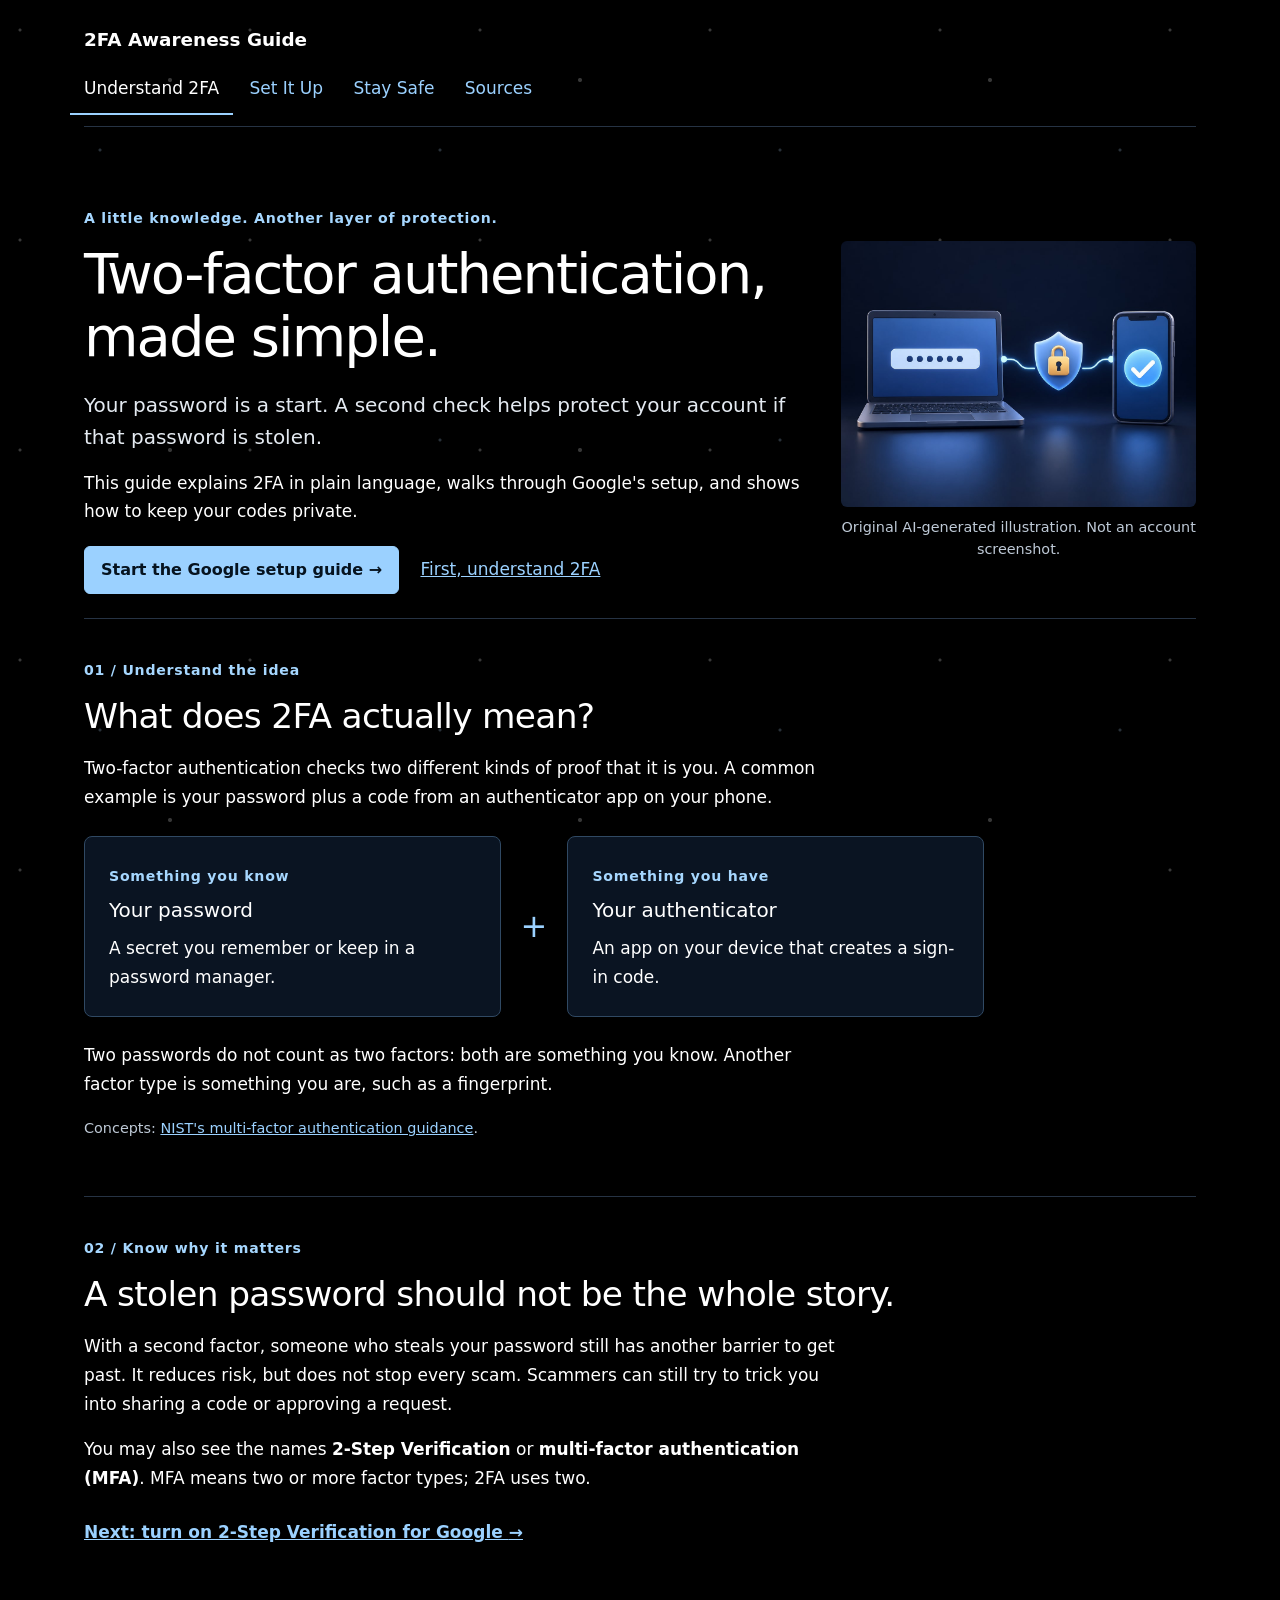
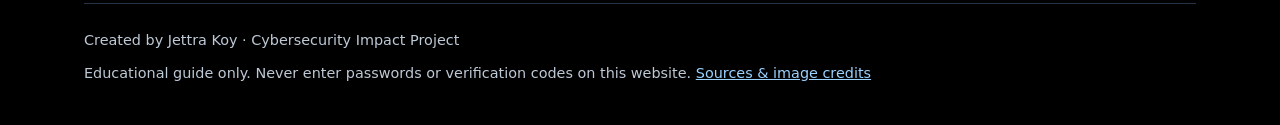
<file: index.html>
<!DOCTYPE html>
<html lang="en" data-bs-theme="dark">
<head>
    <meta charset="UTF-8">
    <meta name="viewport" content="width=device-width, initial-scale=1.0">
    <meta name="description" content="A simple guide to understanding two-factor authentication, enabling it on Google, and protecting your verification codes.">
    <script src="https://code.jquery.com/jquery-3.7.1.min.js"></script>
    <link href="https://cdn.jsdelivr.net/npm/bootstrap@5.3.3/dist/css/bootstrap.min.css" rel="stylesheet">
    <link href="styles.css" rel="stylesheet">
    <title>Understand 2FA | 2FA Awareness Guide</title>
</head>
<body>
    <a class="skip-link" href="#main-content">Skip to main content</a>
    <!-- Reused from my portfolio: one container and a shared navigation file. -->
    <div class="container p-4">
        <header>
            <a class="site-name" href="index.html">2FA Awareness Guide</a>
            <!-- These links remain usable if the shared menu cannot load. -->
            <div id="nav-placeholder">
                <nav class="nav" aria-label="Main navigation">
                    <a class="nav-link" href="index.html" aria-current="page">Understand 2FA</a>
                    <a class="nav-link" href="setup.html">Set It Up</a>
                    <a class="nav-link" href="stay-safe.html">Stay Safe</a>
                    <a class="nav-link" href="sources.html">Sources</a>
                </nav>
            </div>
        </header>
        <main id="main-content" tabindex="-1">
            <!-- Same responsive row and 8/4 columns as the portfolio introduction. -->
            <div class="row align-items-center g-4 mt-3 hero">
                <div class="col-md-8">
                    <p class="eyebrow">A little knowledge. Another layer of protection.</p>
                    <h1>Two-factor authentication,<br>made simple.</h1>
                    <p class="lead">Your password is a start. A second check helps protect your account if that password is stolen.</p>
                    <p>This guide explains 2FA in plain language, walks through Google's setup, and shows how to keep your codes private.</p>
                    <a class="btn btn-info" href="setup.html">Start the Google setup guide <span aria-hidden="true">&rarr;</span></a>
                    <a class="secondary-link" href="#what-is-2fa">First, understand 2FA</a>
                </div>
                <div class="col-md-4 text-center">
                    <!-- Same responsive image and caption pattern as my portfolio. -->
                    <figure class="mb-0">
                        <img src="images/two-factor-checks.jpg"
                             alt="A laptop with password dots and a phone with a checkmark connected to a locked shield."
                             width="1200" height="900" class="img-fluid rounded">
                        <figcaption>Original AI-generated illustration. Not an account screenshot.</figcaption>
                    </figure>
                </div>
            </div>

            <section id="what-is-2fa" class="guide-section" aria-labelledby="meaning-heading">
                <p class="eyebrow">01 / Understand the idea</p>
                <h2 id="meaning-heading">What does 2FA actually mean?</h2>
                <p class="reading-width">Two-factor authentication checks two different kinds of proof that it is you. A common example is your password plus a code from an authenticator app on your phone.</p>
                <!-- Real HTML labels stay readable and editable, unlike text baked into an image. -->
                <div class="factor-flow">
                    <div class="factor-block">
                        <span class="step-label">Something you know</span>
                        <h3>Your password</h3>
                        <p>A secret you remember or keep in a password manager.</p>
                    </div>
                    <span class="factor-plus" aria-hidden="true">+</span>
                    <div class="factor-block">
                        <span class="step-label">Something you have</span>
                        <h3>Your authenticator</h3>
                        <p>An app on your device that creates a sign-in code.</p>
                    </div>
                </div>
                <p class="reading-width">Two passwords do not count as two factors: both are something you know. Another factor type is something you are, such as a fingerprint.</p>
                <p class="source-note">Concepts: <a href="https://www.nist.gov/itl/smallbusinesscyber/guidance-topic/multi-factor-authentication">NIST's multi-factor authentication guidance</a>.</p>
            </section>

            <section class="guide-section" aria-labelledby="why-heading">
                <p class="eyebrow">02 / Know why it matters</p>
                <h2 id="why-heading">A stolen password should not be the whole story.</h2>
                <p class="reading-width">With a second factor, someone who steals your password still has another barrier to get past. It reduces risk, but does not stop every scam. Scammers can still try to trick you into sharing a code or approving a request.</p>
                <p class="reading-width">You may also see the names <strong>2-Step Verification</strong> or <strong>multi-factor authentication (MFA)</strong>. MFA means two or more factor types; 2FA uses two.</p>
                <a class="text-link" href="setup.html">Next: turn on 2-Step Verification for Google <span aria-hidden="true">&rarr;</span></a>
            </section>
        </main>
        <footer class="site-footer">
            <p>Created by Jettra Koy · Cybersecurity Impact Project</p>
            <p>Educational guide only. Never enter passwords or verification codes on this website. <a href="sources.html">Sources &amp; image credits</a></p>
        </footer>
    </div>
    <script src="navigation.js"></script>
</body>
</html>
</file>
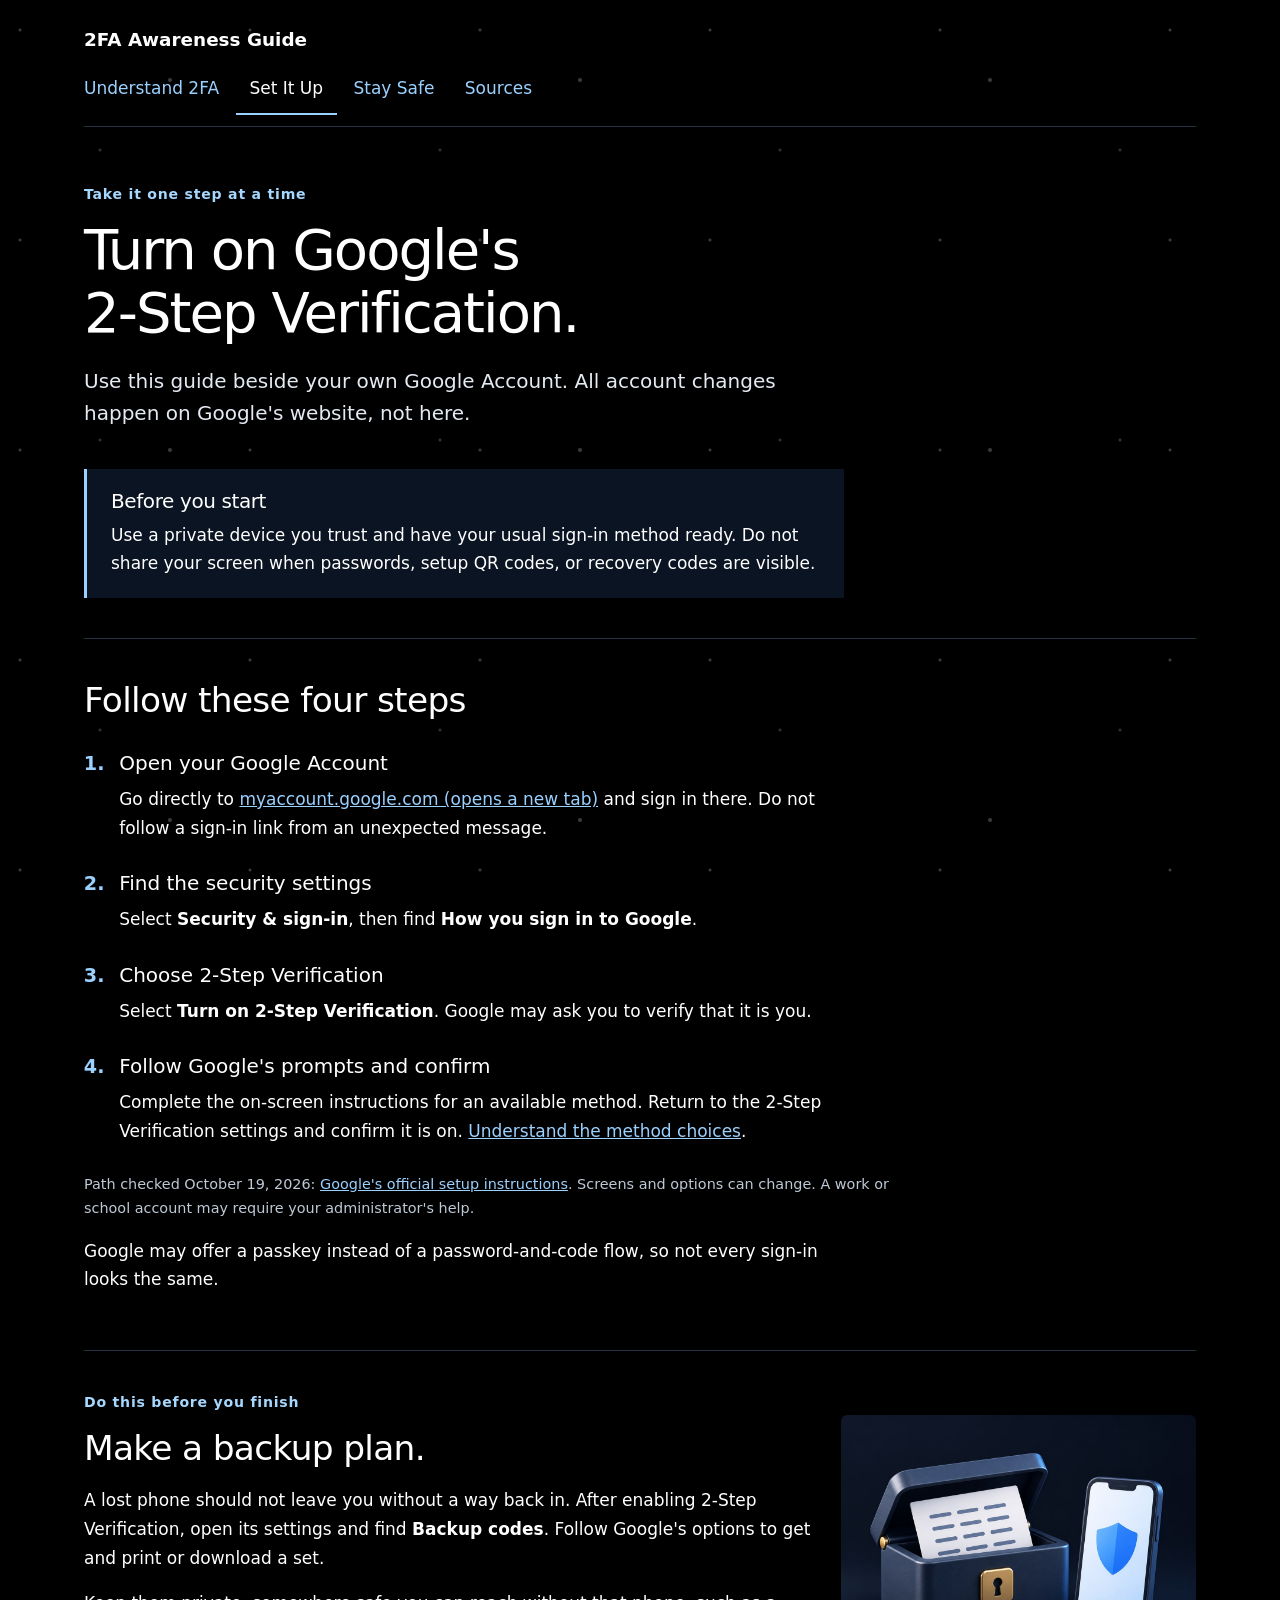
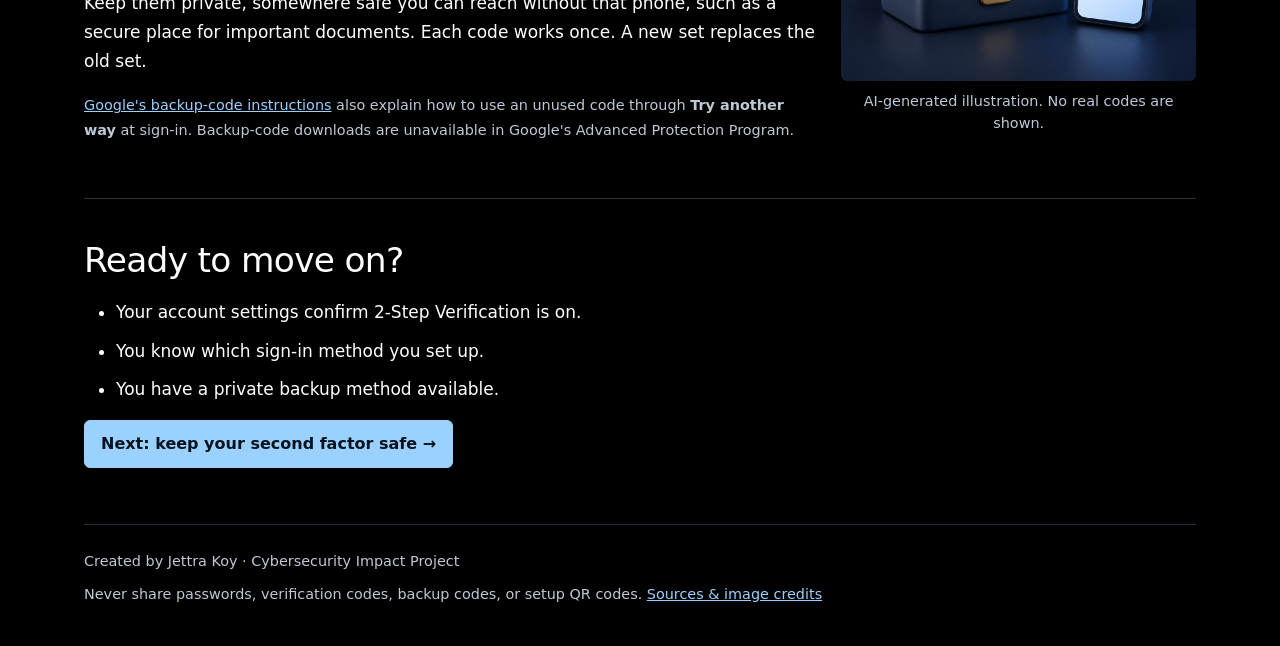
<file: setup.html>
<!DOCTYPE html>
<html lang="en" data-bs-theme="dark">
<head>
    <meta charset="UTF-8">
    <meta name="viewport" content="width=device-width, initial-scale=1.0">
    <meta name="description" content="Follow a simple Google 2-Step Verification setup guide, then prepare a backup sign-in method.">
    <script src="https://code.jquery.com/jquery-3.7.1.min.js"></script>
    <link href="https://cdn.jsdelivr.net/npm/bootstrap@5.3.3/dist/css/bootstrap.min.css" rel="stylesheet">
    <link href="styles.css" rel="stylesheet">
    <title>Set It Up | 2FA Awareness Guide</title>
</head>
<body>
    <a class="skip-link" href="#main-content">Skip to main content</a>
    <div class="container p-4">
        <header>
            <a class="site-name" href="index.html">2FA Awareness Guide</a>
            <div id="nav-placeholder">
                <nav class="nav" aria-label="Main navigation">
                    <a class="nav-link" href="index.html">Understand 2FA</a>
                    <a class="nav-link" href="setup.html" aria-current="page">Set It Up</a>
                    <a class="nav-link" href="stay-safe.html">Stay Safe</a>
                    <a class="nav-link" href="sources.html">Sources</a>
                </nav>
            </div>
        </header>
        <main id="main-content" tabindex="-1">
            <div class="page-heading">
                <p class="eyebrow">Take it one step at a time</p>
                <h1>Turn on Google's<br>2-Step Verification.</h1>
                <p class="lead reading-width">Use this guide beside your own Google Account. All account changes happen on Google's website, not here.</p>
            </div>
            <aside class="guide-note reading-width" aria-label="Before you start">
                <h2 class="h5">Before you start</h2>
                <p>Use a private device you trust and have your usual sign-in method ready. Do not share your screen when passwords, setup QR codes, or recovery codes are visible.</p>
            </aside>

            <section class="guide-section" aria-labelledby="setup-heading">
                <h2 id="setup-heading">Follow these four steps</h2>
                <!-- An ordered list keeps the setup sequence clear without extra JavaScript. -->
                <ol class="setup-steps reading-width">
                    <li>
                        <h3>Open your Google Account</h3>
                        <p>Go directly to <a href="https://myaccount.google.com/" target="_blank" rel="noopener noreferrer">myaccount.google.com (opens a new tab)</a> and sign in there. Do not follow a sign-in link from an unexpected message.</p>
                    </li>
                    <li>
                        <h3>Find the security settings</h3>
                        <p>Select <strong>Security &amp; sign-in</strong>, then find <strong>How you sign in to Google</strong>.</p>
                    </li>
                    <li>
                        <h3>Choose 2-Step Verification</h3>
                        <p>Select <strong>Turn on 2-Step Verification</strong>. Google may ask you to verify that it is you.</p>
                    </li>
                    <li>
                        <h3>Follow Google's prompts and confirm</h3>
                        <p>Complete the on-screen instructions for an available method. Return to the 2-Step Verification settings and confirm it is on. <a href="stay-safe.html#methods">Understand the method choices</a>.</p>
                    </li>
                </ol>
                <p class="source-note">Path checked October 19, 2026: <a href="https://support.google.com/accounts/answer/185839?hl=en">Google's official setup instructions</a>. Screens and options can change. A work or school account may require your administrator's help.</p>
                <p class="reading-width">Google may offer a passkey instead of a password-and-code flow, so not every sign-in looks the same.</p>
            </section>

            <section class="guide-section" aria-labelledby="backup-heading">
                <div class="row align-items-center g-4">
                    <div class="col-md-8">
                        <p class="eyebrow">Do this before you finish</p>
                        <h2 id="backup-heading">Make a backup plan.</h2>
                        <p class="reading-width">A lost phone should not leave you without a way back in. After enabling 2-Step Verification, open its settings and find <strong>Backup codes</strong>. Follow Google's options to get and print or download a set.</p>
                        <p class="reading-width">Keep them private, somewhere safe you can reach without that phone, such as a secure place for important documents. Each code works once. A new set replaces the old set.</p>
                        <p class="source-note"><a href="https://support.google.com/accounts/answer/1187538?hl=en">Google's backup-code instructions</a> also explain how to use an unused code through <strong>Try another way</strong> at sign-in. Backup-code downloads are unavailable in Google's Advanced Protection Program.</p>
                    </div>
                    <div class="col-md-4 text-center">
                        <figure class="mb-0">
                            <img src="images/backup-codes-safe.jpg"
                                 alt="A paper with abstract marks stored in a lockbox beside a phone, representing private backup codes."
                                 width="1200" height="900" class="img-fluid rounded" loading="lazy">
                            <figcaption>AI-generated illustration. No real codes are shown.</figcaption>
                        </figure>
                    </div>
                </div>
            </section>

            <section class="guide-section" aria-labelledby="finish-heading">
                <h2 id="finish-heading">Ready to move on?</h2>
                <ul class="reading-width finish-list">
                    <li>Your account settings confirm 2-Step Verification is on.</li>
                    <li>You know which sign-in method you set up.</li>
                    <li>You have a private backup method available.</li>
                </ul>
                <a class="btn btn-info" href="stay-safe.html">Next: keep your second factor safe <span aria-hidden="true">&rarr;</span></a>
            </section>
        </main>
        <footer class="site-footer">
            <p>Created by Jettra Koy · Cybersecurity Impact Project</p>
            <p>Never share passwords, verification codes, backup codes, or setup QR codes. <a href="sources.html">Sources &amp; image credits</a></p>
        </footer>
    </div>
    <script src="navigation.js"></script>
</body>
</html>
</file>
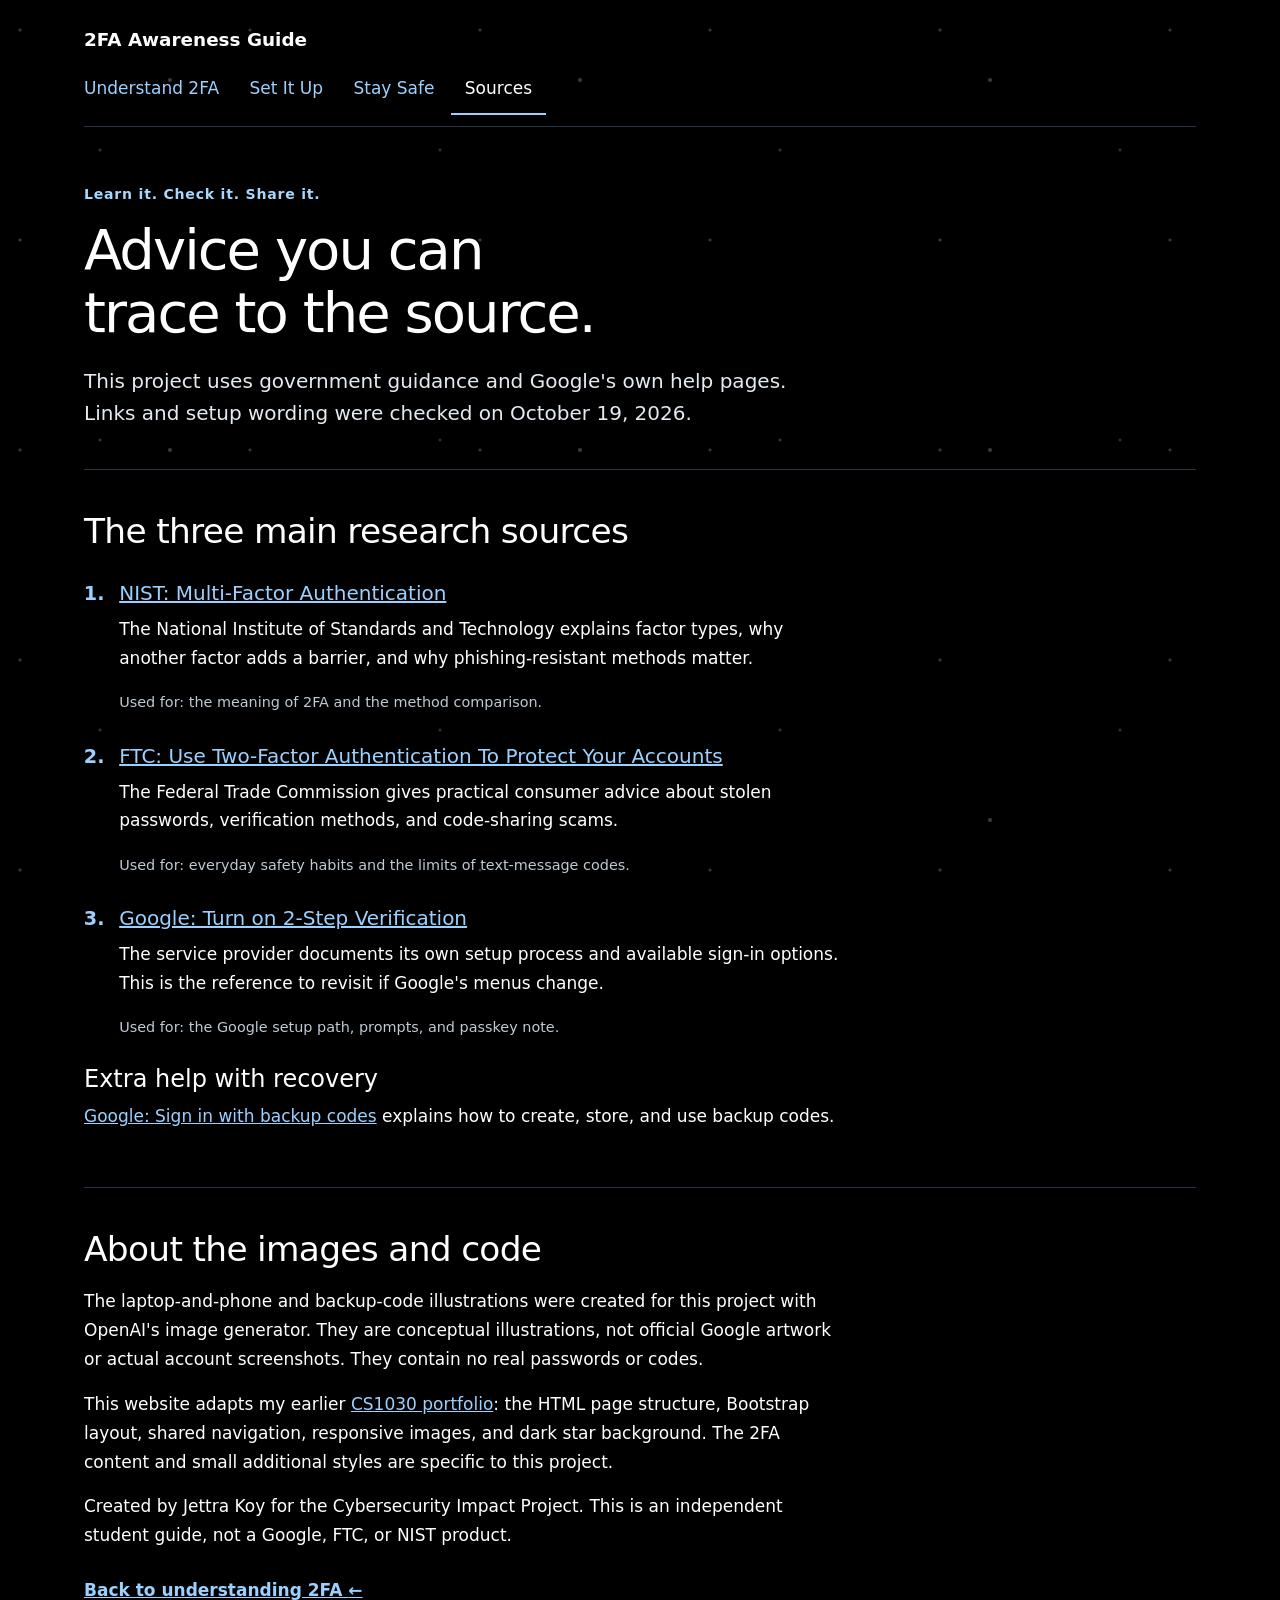
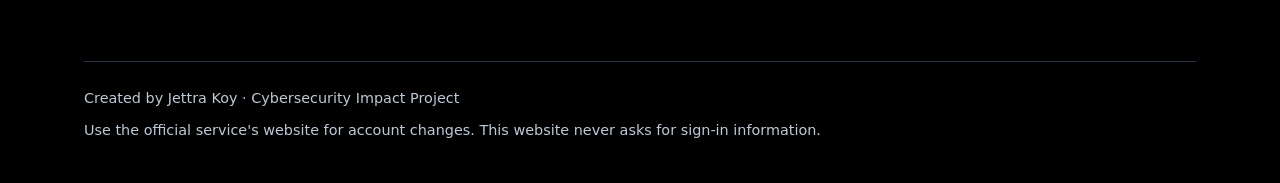
<file: sources.html>
<!DOCTYPE html>
<html lang="en" data-bs-theme="dark">
<head>
    <meta charset="UTF-8">
    <meta name="viewport" content="width=device-width, initial-scale=1.0">
    <meta name="description" content="Official NIST, FTC, and Google sources used in the 2FA Awareness Guide, with original image credits.">
    <script src="https://code.jquery.com/jquery-3.7.1.min.js"></script>
    <link href="https://cdn.jsdelivr.net/npm/bootstrap@5.3.3/dist/css/bootstrap.min.css" rel="stylesheet">
    <link href="styles.css" rel="stylesheet">
    <title>Sources | 2FA Awareness Guide</title>
</head>
<body>
    <a class="skip-link" href="#main-content">Skip to main content</a>
    <div class="container p-4">
        <header>
            <a class="site-name" href="index.html">2FA Awareness Guide</a>
            <div id="nav-placeholder">
                <nav class="nav" aria-label="Main navigation">
                    <a class="nav-link" href="index.html">Understand 2FA</a>
                    <a class="nav-link" href="setup.html">Set It Up</a>
                    <a class="nav-link" href="stay-safe.html">Stay Safe</a>
                    <a class="nav-link" href="sources.html" aria-current="page">Sources</a>
                </nav>
            </div>
        </header>
        <main id="main-content" tabindex="-1">
            <div class="page-heading">
                <p class="eyebrow">Learn it. Check it. Share it.</p>
                <h1>Advice you can<br>trace to the source.</h1>
                <p class="lead reading-width">This project uses government guidance and Google's own help pages. Links and setup wording were checked on October 19, 2026.</p>
            </div>
            <section class="guide-section" aria-labelledby="research-heading">
                <h2 id="research-heading">The three main research sources</h2>
                <ol class="source-list reading-width">
                    <li>
                        <h3><a href="https://www.nist.gov/itl/smallbusinesscyber/guidance-topic/multi-factor-authentication">NIST: Multi-Factor Authentication</a></h3>
                        <p>The National Institute of Standards and Technology explains factor types, why another factor adds a barrier, and why phishing-resistant methods matter.</p>
                        <p class="source-note">Used for: the meaning of 2FA and the method comparison.</p>
                    </li>
                    <li>
                        <h3><a href="https://consumer.ftc.gov/articles/use-two-factor-authentication-protect-your-accounts">FTC: Use Two-Factor Authentication To Protect Your Accounts</a></h3>
                        <p>The Federal Trade Commission gives practical consumer advice about stolen passwords, verification methods, and code-sharing scams.</p>
                        <p class="source-note">Used for: everyday safety habits and the limits of text-message codes.</p>
                    </li>
                    <li>
                        <h3><a href="https://support.google.com/accounts/answer/185839?hl=en">Google: Turn on 2-Step Verification</a></h3>
                        <p>The service provider documents its own setup process and available sign-in options. This is the reference to revisit if Google's menus change.</p>
                        <p class="source-note">Used for: the Google setup path, prompts, and passkey note.</p>
                    </li>
                </ol>
                <h3 class="h4">Extra help with recovery</h3>
                <p class="reading-width"><a href="https://support.google.com/accounts/answer/1187538?hl=en">Google: Sign in with backup codes</a> explains how to create, store, and use backup codes.</p>
            </section>

            <section class="guide-section" aria-labelledby="credits-heading">
                <h2 id="credits-heading">About the images and code</h2>
                <p class="reading-width">The laptop-and-phone and backup-code illustrations were created for this project with OpenAI's image generator. They are conceptual illustrations, not official Google artwork or actual account screenshots. They contain no real passwords or codes.</p>
                <p class="reading-width">This website adapts my earlier <a href="https://koyjettra01.github.io/cs1030-portfolio/">CS1030 portfolio</a>: the HTML page structure, Bootstrap layout, shared navigation, responsive images, and dark star background. The 2FA content and small additional styles are specific to this project.</p>
                <p class="reading-width">Created by Jettra Koy for the Cybersecurity Impact Project. This is an independent student guide, not a Google, FTC, or NIST product.</p>
                <a class="text-link" href="index.html">Back to understanding 2FA <span aria-hidden="true">&larr;</span></a>
            </section>
        </main>
        <footer class="site-footer">
            <p>Created by Jettra Koy · Cybersecurity Impact Project</p>
            <p>Use the official service's website for account changes. This website never asks for sign-in information.</p>
        </footer>
    </div>
    <script src="navigation.js"></script>
</body>
</html>
</file>
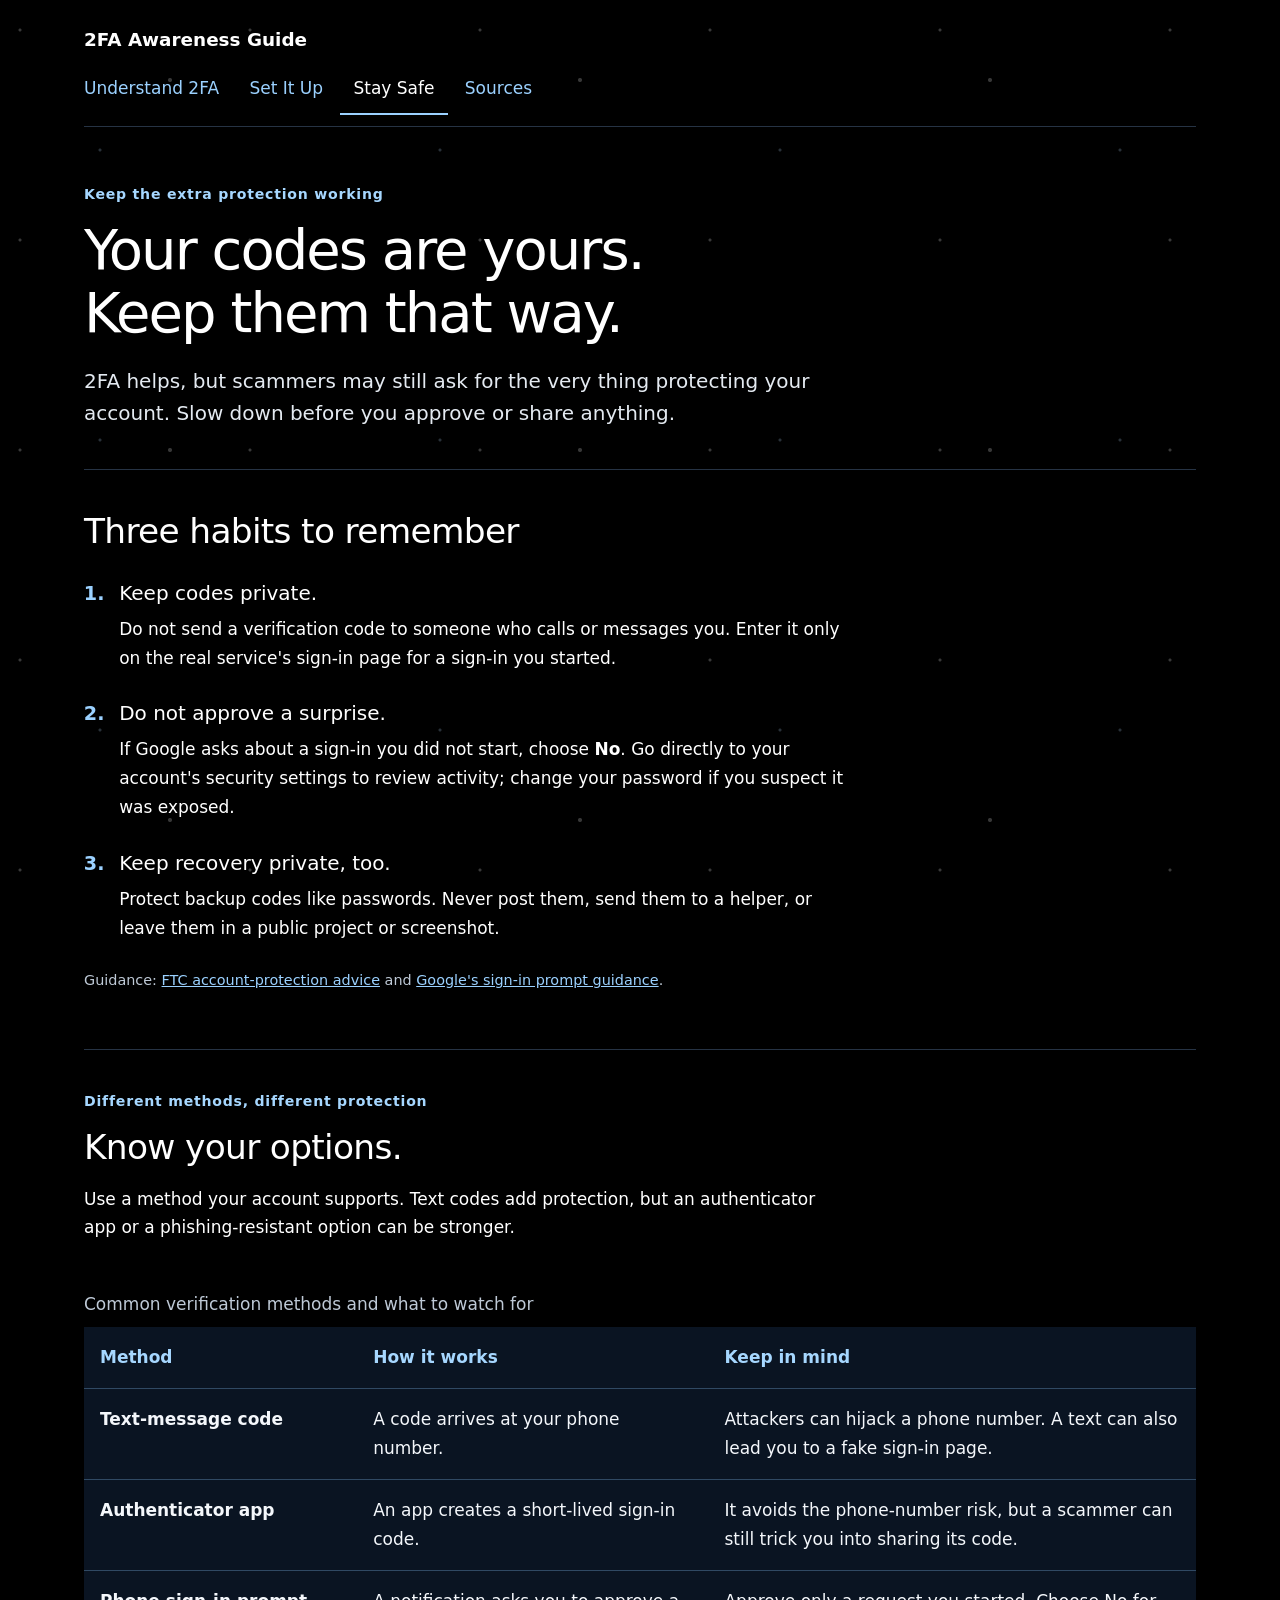
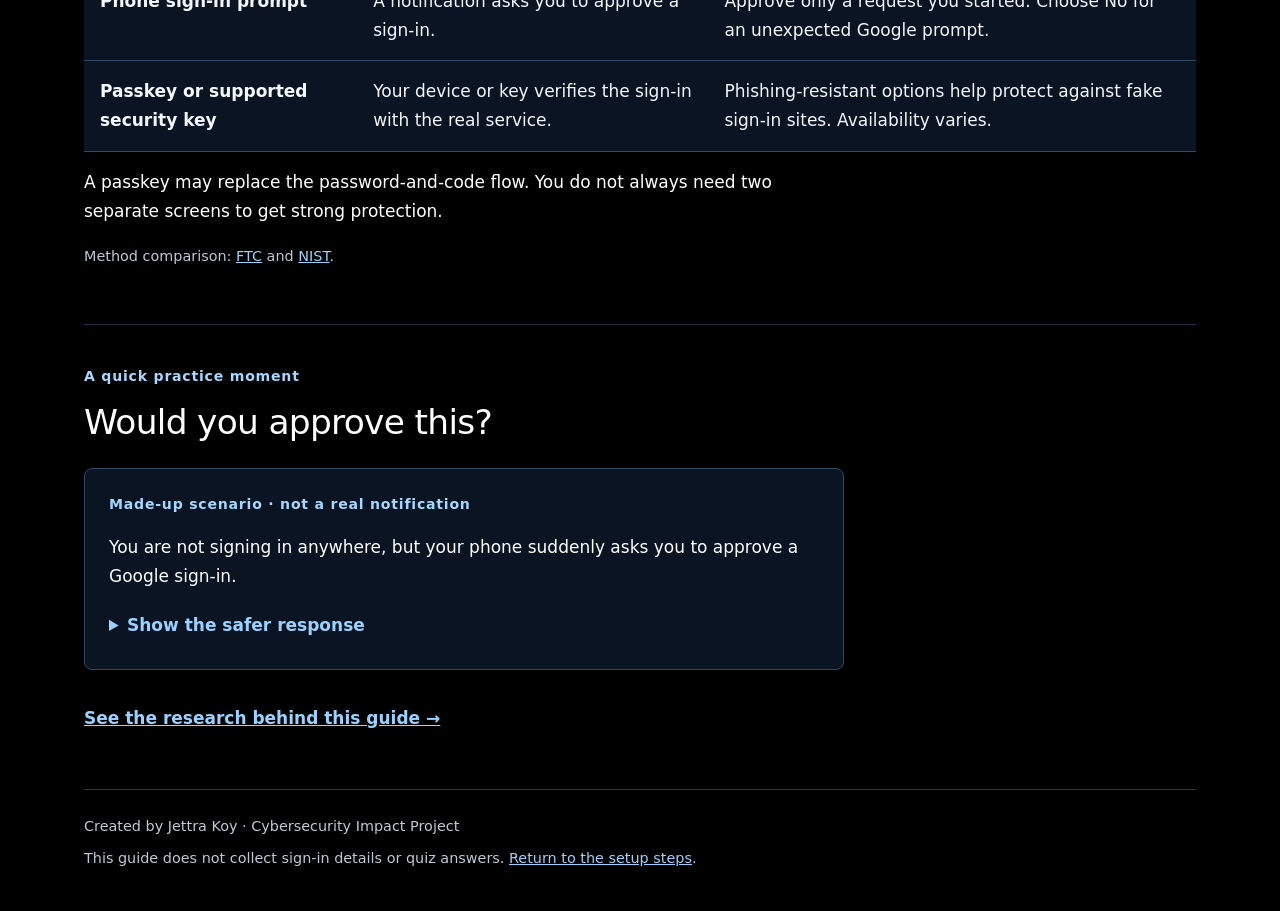
<file: stay-safe.html>
<!DOCTYPE html>
<html lang="en" data-bs-theme="dark">
<head>
    <meta charset="UTF-8">
    <meta name="viewport" content="width=device-width, initial-scale=1.0">
    <meta name="description" content="Keep verification codes private, recognize unexpected sign-in requests, and compare common 2FA methods.">
    <script src="https://code.jquery.com/jquery-3.7.1.min.js"></script>
    <link href="https://cdn.jsdelivr.net/npm/bootstrap@5.3.3/dist/css/bootstrap.min.css" rel="stylesheet">
    <link href="styles.css" rel="stylesheet">
    <title>Stay Safe | 2FA Awareness Guide</title>
</head>
<body>
    <a class="skip-link" href="#main-content">Skip to main content</a>
    <div class="container p-4">
        <header>
            <a class="site-name" href="index.html">2FA Awareness Guide</a>
            <div id="nav-placeholder">
                <nav class="nav" aria-label="Main navigation">
                    <a class="nav-link" href="index.html">Understand 2FA</a>
                    <a class="nav-link" href="setup.html">Set It Up</a>
                    <a class="nav-link" href="stay-safe.html" aria-current="page">Stay Safe</a>
                    <a class="nav-link" href="sources.html">Sources</a>
                </nav>
            </div>
        </header>
        <main id="main-content" tabindex="-1">
            <div class="page-heading">
                <p class="eyebrow">Keep the extra protection working</p>
                <h1>Your codes are yours.<br>Keep them that way.</h1>
                <p class="lead reading-width">2FA helps, but scammers may still ask for the very thing protecting your account. Slow down before you approve or share anything.</p>
            </div>

            <section class="guide-section" aria-labelledby="habits-heading">
                <h2 id="habits-heading">Three habits to remember</h2>
                <ol class="safety-list reading-width">
                    <li><h3>Keep codes private.</h3><p>Do not send a verification code to someone who calls or messages you. Enter it only on the real service's sign-in page for a sign-in you started.</p></li>
                    <li><h3>Do not approve a surprise.</h3><p>If Google asks about a sign-in you did not start, choose <strong>No</strong>. Go directly to your account's security settings to review activity; change your password if you suspect it was exposed.</p></li>
                    <li><h3>Keep recovery private, too.</h3><p>Protect backup codes like passwords. Never post them, send them to a helper, or leave them in a public project or screenshot.</p></li>
                </ol>
                <p class="source-note">Guidance: <a href="https://consumer.ftc.gov/articles/use-two-factor-authentication-protect-your-accounts">FTC account-protection advice</a> and <a href="https://support.google.com/accounts/answer/185839?hl=en">Google's sign-in prompt guidance</a>.</p>
            </section>

            <section id="methods" class="guide-section" aria-labelledby="methods-heading">
                <p class="eyebrow">Different methods, different protection</p>
                <h2 id="methods-heading">Know your options.</h2>
                <p class="reading-width">Use a method your account supports. Text codes add protection, but an authenticator app or a phishing-resistant option can be stronger.</p>
                <div class="table-responsive" tabindex="0" role="region" aria-labelledby="methods-heading">
                    <table class="table method-table">
                        <caption>Common verification methods and what to watch for</caption>
                        <thead><tr><th scope="col">Method</th><th scope="col">How it works</th><th scope="col">Keep in mind</th></tr></thead>
                        <tbody>
                            <tr><th scope="row">Text-message code</th><td>A code arrives at your phone number.</td><td>Attackers can hijack a phone number. A text can also lead you to a fake sign-in page.</td></tr>
                            <tr><th scope="row">Authenticator app</th><td>An app creates a short-lived sign-in code.</td><td>It avoids the phone-number risk, but a scammer can still trick you into sharing its code.</td></tr>
                            <tr><th scope="row">Phone sign-in prompt</th><td>A notification asks you to approve a sign-in.</td><td>Approve only a request you started. Choose No for an unexpected Google prompt.</td></tr>
                            <tr><th scope="row">Passkey or supported security key</th><td>Your device or key verifies the sign-in with the real service.</td><td>Phishing-resistant options help protect against fake sign-in sites. Availability varies.</td></tr>
                        </tbody>
                    </table>
                </div>
                <p class="reading-width">A passkey may replace the password-and-code flow. You do not always need two separate screens to get strong protection.</p>
                <p class="source-note">Method comparison: <a href="https://consumer.ftc.gov/articles/use-two-factor-authentication-protect-your-accounts">FTC</a> and <a href="https://www.nist.gov/itl/smallbusinesscyber/guidance-topic/multi-factor-authentication">NIST</a>.</p>
            </section>

            <section class="guide-section" aria-labelledby="practice-heading">
                <p class="eyebrow">A quick practice moment</p>
                <h2 id="practice-heading">Would you approve this?</h2>
                <div class="practice-example reading-width">
                    <p class="step-label">Made-up scenario · not a real notification</p>
                    <p>You are not signing in anywhere, but your phone suddenly asks you to approve a Google sign-in.</p>
                    <!-- Native details works with a keyboard and needs no quiz library or stored answers. -->
                    <details>
                        <summary>Show the safer response</summary>
                        <p>Choose <strong>No</strong>. Do not approve it just to stop the notification. Open your Google Account directly and review your security activity.</p>
                    </details>
                </div>
                <a class="text-link" href="sources.html">See the research behind this guide <span aria-hidden="true">&rarr;</span></a>
            </section>
        </main>
        <footer class="site-footer">
            <p>Created by Jettra Koy · Cybersecurity Impact Project</p>
            <p>This guide does not collect sign-in details or quiz answers. <a href="setup.html">Return to the setup steps</a>.</p>
        </footer>
    </div>
    <script src="navigation.js"></script>
</body>
</html>
</file>
<file: styles.css>
/* Give every page a black background and white text. */
body {
    background-color: #000;
    color: #fff;
    min-height: 100vh;
}

/* Keep links easy to identify against the dark background. */
a,
.nav-link {
    color: #9bd1ff;
}

a:hover,
.nav-link:hover {
    color: #fff;
}

/* Keep keyboard navigation clearly visible. */
a:focus-visible {
    outline: 3px solid #ffe082;
    outline-offset: 3px;
}
/* Keep the decorative stars behind the page content. */
body {
    isolation: isolate;
}
/* Draw small stars without adding image files. */
body::before {
    content: "";
    position: fixed;
    inset: 0;
    z-index: -1;
    pointer-events: none;

    background-image:
        radial-gradient(circle at 20px 30px, white 1px, transparent 2px),
        radial-gradient(circle at 100px 150px, #b7d9ff 1px, transparent 2px),
        radial-gradient(circle at 170px 80px, white 1.5px, transparent 2.5px);

    background-size:
        230px 210px,
        340px 290px,
        410px 370px;

    opacity: 0.22;
    animation: star-glimmer 2s ease-in-out 2;
}

/* Gently brighten and dim the stars twice, then stop. */
@keyframes star-glimmer {
    0%, 100% {
        opacity: 0.22;
    }

    50% {
        opacity: 0.3;
    }
}

/* Leave stars still when the visitor prefers reduced motion. */
@media (prefers-reduced-motion: reduce) {
    body::before {
        animation: none;
    }
}

/* Everything above this line is copied from the original portfolio stylesheet.
   These small additions make longer educational pages easier to read. */
body {
    font-size: 1.0625rem;
    line-height: 1.7;
}
.container {
    max-width: 1160px;
}
.reading-width {
    max-width: 760px;
}
.site-name {
    display: inline-block;
    color: #fff;
    font-size: 1.15rem;
    font-weight: 700;
    text-decoration: none;
    margin-bottom: 0.5rem;
}
.nav {
    gap: 0.2rem;
    border-bottom: 1px solid #263344;
    padding-bottom: 0.7rem;
}
.nav-link {
    padding: 0.65rem 0.85rem;
    border-bottom: 2px solid transparent;
}
.nav-link:first-child {
    margin-left: -0.85rem;
}
.nav-link[aria-current="page"] {
    color: #fff;
    border-bottom-color: #9bd1ff;
}
.hero {
    padding: 2.5rem 0 1.5rem;
}
h1 {
    font-size: clamp(2.15rem, 4.5vw, 3.5rem);
    line-height: 1.12;
    letter-spacing: -0.035em;
    margin-bottom: 1.25rem;
}
h2 {
    font-size: clamp(1.65rem, 3vw, 2.15rem);
    line-height: 1.25;
    letter-spacing: -0.02em;
    margin-bottom: 1rem;
}
h3 {
    font-size: 1.25rem;
    line-height: 1.4;
}
.eyebrow, .step-label {
    color: #a6d7ff;
    font-size: 0.88rem;
    font-weight: 600;
    letter-spacing: 0.055em;
}
.eyebrow {
    margin-bottom: 0.75rem;
}
.lead {
    color: #e4eaf1;
    font-size: 1.25rem;
    line-height: 1.6;
}
.btn-info {
    background: #9bd1ff;
    border-color: #9bd1ff;
    color: #06131f;
    font-weight: 650;
    padding: 0.7rem 1rem;
}
.btn-info:hover {
    background: #d0eaff;
    border-color: #d0eaff;
    color: #06131f;
}
.secondary-link {
    display: inline-block;
    margin: 0.8rem 0 0.4rem 1rem;
}
.text-link {
    display: inline-block;
    margin-top: 0.6rem;
    font-weight: 600;
}
.guide-section {
    border-top: 1px solid #263344;
    padding: 2.5rem 0;
}
.page-heading {
    padding: 3.5rem 0 1.5rem;
}
figcaption, .source-note, .site-footer {
    color: #bec9d6;
    font-size: 0.9rem;
}
figcaption {
    margin-top: 0.65rem;
    line-height: 1.5;
}
.source-note {
    margin-top: 1.1rem;
    max-width: 850px;
}
.factor-flow {
    display: flex;
    align-items: center;
    gap: 1.25rem;
    max-width: 900px;
    margin: 1.5rem 0;
}
.factor-block {
    flex: 1;
    align-self: stretch;
    background: #0a1422;
    border: 1px solid #304963;
    padding: 1.5rem;
    border-radius: 0.5rem;
}
.factor-block h3 {
    margin: 0.4rem 0 0.6rem;
}
.factor-block p {
    margin-bottom: 0;
}
.factor-plus {
    color: #9bd1ff;
    font-size: 2rem;
}
.guide-note {
    background: #0a1422;
    border-left: 3px solid #9bd1ff;
    padding: 1.25rem 1.5rem;
    margin-bottom: 2.5rem;
}
.guide-note p {
    margin: 0;
}
.setup-steps, .safety-list, .source-list {
    padding-left: 1.7rem;
}
.setup-steps li, .safety-list li, .source-list li {
    padding-left: 0.5rem;
    margin: 1.6rem 0;
}
.setup-steps li::marker, .safety-list li::marker, .source-list li::marker {
    color: #9bd1ff;
    font-size: 1.2rem;
    font-weight: 700;
}
.finish-list li {
    margin: 0.6rem 0;
}
.method-table {
    --bs-table-bg: #0a1422;
    --bs-table-color: #f4f7fb;
    --bs-table-border-color: #304963;
    min-width: 620px;
    margin-top: 1.5rem;
}
.method-table th, .method-table td {
    padding: 1rem;
    vertical-align: top;
}
.method-table thead th {
    color: #a6d7ff;
}
.method-table caption {
    color: #bec9d6;
    caption-side: top;
}
.practice-example {
    background: #0a1422;
    border: 1px solid #304963;
    border-radius: 0.5rem;
    padding: 1.5rem;
    margin: 1.5rem 0;
}
summary {
    color: #9bd1ff;
    cursor: pointer;
    font-weight: 600;
    padding: 0.3rem 0;
}
details[open] summary {
    margin-bottom: 0.7rem;
}
details p:last-child {
    margin-bottom: 0;
}
summary:focus-visible, button:focus-visible, .table-responsive:focus-visible {
    outline: 3px solid #ffe082;
    outline-offset: 3px;
}
.site-footer {
    border-top: 1px solid #263344;
    padding: 1.5rem 0 0.5rem;
    margin-top: 1rem;
}
.site-footer p {
    margin-bottom: 0.5rem;
}
/* A skip link stays hidden until a keyboard user focuses it. */
.skip-link {
    position: fixed;
    left: 1rem;
    top: -6rem;
    z-index: 10;
    background: #9bd1ff;
    color: #06131f;
    padding: 0.7rem 1rem;
}
.skip-link:focus {
    top: 1rem;
    color: #06131f;
}
@media (max-width: 767.98px) {
    .hero {
        padding-top: 1rem;
    }
    .hero figure {
        max-width: 450px;
        margin: auto;
    }
    .page-heading {
        padding-top: 2rem;
    }
    .secondary-link {
        margin-left: 0;
        display: block;
    }
    .factor-flow {
        flex-direction: column;
        align-items: stretch;
        gap: 0.6rem;
    }
    .factor-plus {
        text-align: center;
        line-height: 1;
    }
    .nav-link {
        font-size: 0.95rem;
        padding: 0.6rem;
    }
    .nav-link:first-child {
        margin-left: -0.6rem;
    }
}
@media print {
    body {
        background: #fff;
        color: #000;
    }
    body::before, .skip-link, #nav-placeholder, .hero figure {
        display: none;
    }
    a, .site-name, .eyebrow, .step-label, .lead, .source-note, figcaption, .site-footer {
        color: #000;
    }
    .factor-block, .guide-note, .practice-example {
        background: #fff;
        color: #000;
        border-color: #777;
    }
    .method-table {
        --bs-table-bg: #fff;
        --bs-table-color: #000;
    }
    .method-table thead th, .method-table caption {
        color: #000;
    }
}
</file>
